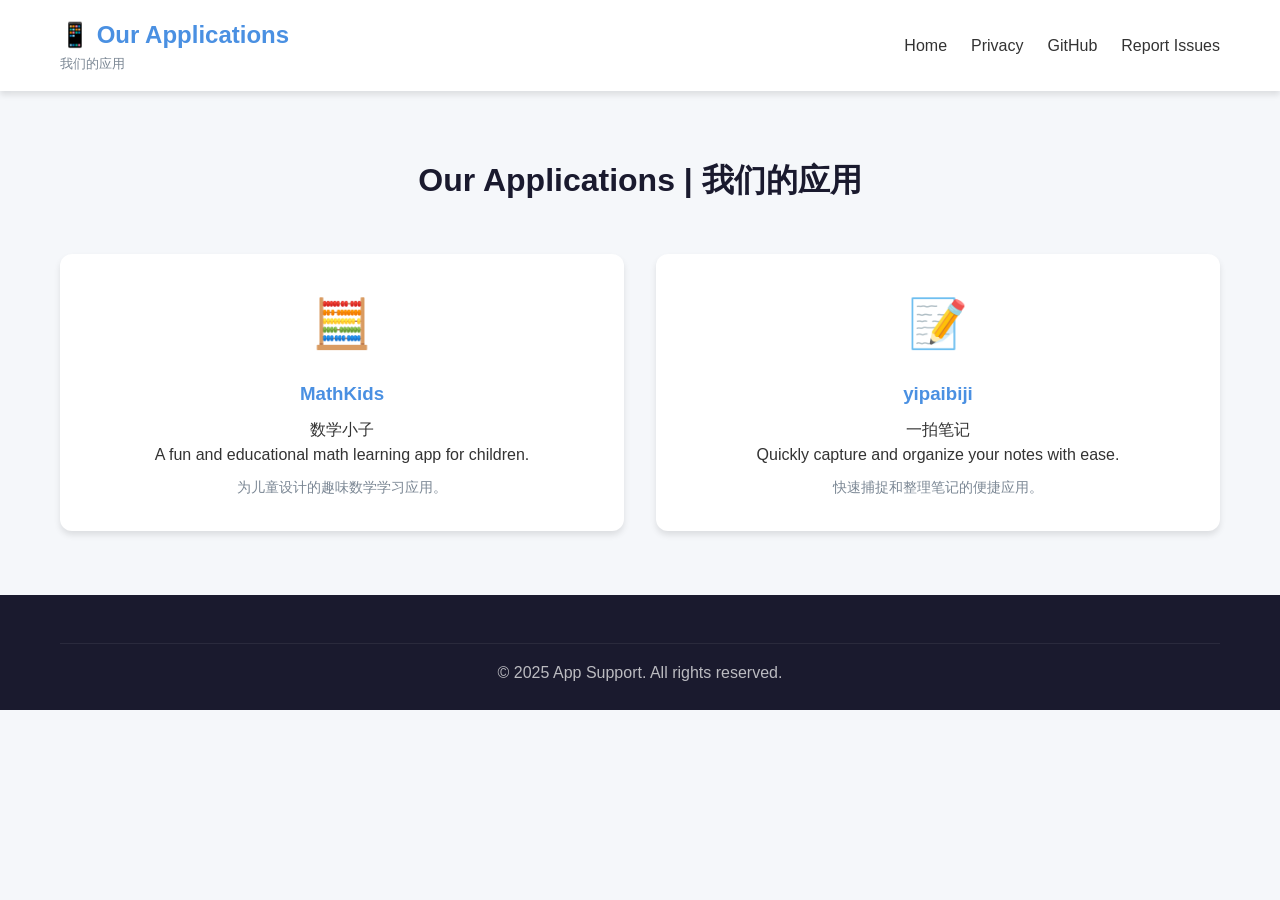
<file: index.html>
<!DOCTYPE html>
<html lang="en">
<head>
    <meta charset="UTF-8">
    <meta name="viewport" content="width=device-width, initial-scale=1.0">
    <meta name="description" content="App Support Page - Resources and support for our applications">
    <title>Our Applications | 我们的应用</title>
    <link rel="stylesheet" href="styles.css">
</head>
<body>
    <!-- Header -->
    <header class="header">
        <div class="container">
            <div class="header-content">
                <div class="logo">
                    <h1>📱 Our Applications</h1>
                    <p class="subtitle">我们的应用</p>
                </div>
                <nav class="nav">
                    <a href="index.html">Home</a>
                    <a href="privacy.html">Privacy</a>
                    <a href="https://github.com/huyuhui001/support" target="_blank">GitHub</a>
                    <a href="https://github.com/huyuhui001/support/issues" target="_blank">Report Issues</a>
                </nav>
            </div>
        </div>
    </header>

    <!-- Applications Section -->
    <section id="apps" class="features">
        <div class="container">
            <h2 class="section-title">Our Applications | 我们的应用</h2>
            <div class="features-grid">
                <div class="feature-card">
                    <div class="feature-icon">🧮</div>
                    <h3>MathKids</h3>
                    <p>数学小子</p>
                    <p>A fun and educational math learning app for children.</p>
                    <p class="chinese">为儿童设计的趣味数学学习应用。</p>
                </div>
                <div class="feature-card">
                    <div class="feature-icon">📝</div>
                    <h3>yipaibiji</h3>
                    <p>一拍笔记</p>
                    <p>Quickly capture and organize your notes with ease.</p>
                    <p class="chinese">快速捕捉和整理笔记的便捷应用。</p>
                </div>
            </div>
        </div>
    </section>

    <!-- Footer -->
    <footer class="footer">
        <div class="container">
            <div class="footer-bottom">
                <p>© 2025 App Support. All rights reserved.</p>
            </div>
        </div>
    </footer>
</body>
</html>
</file>
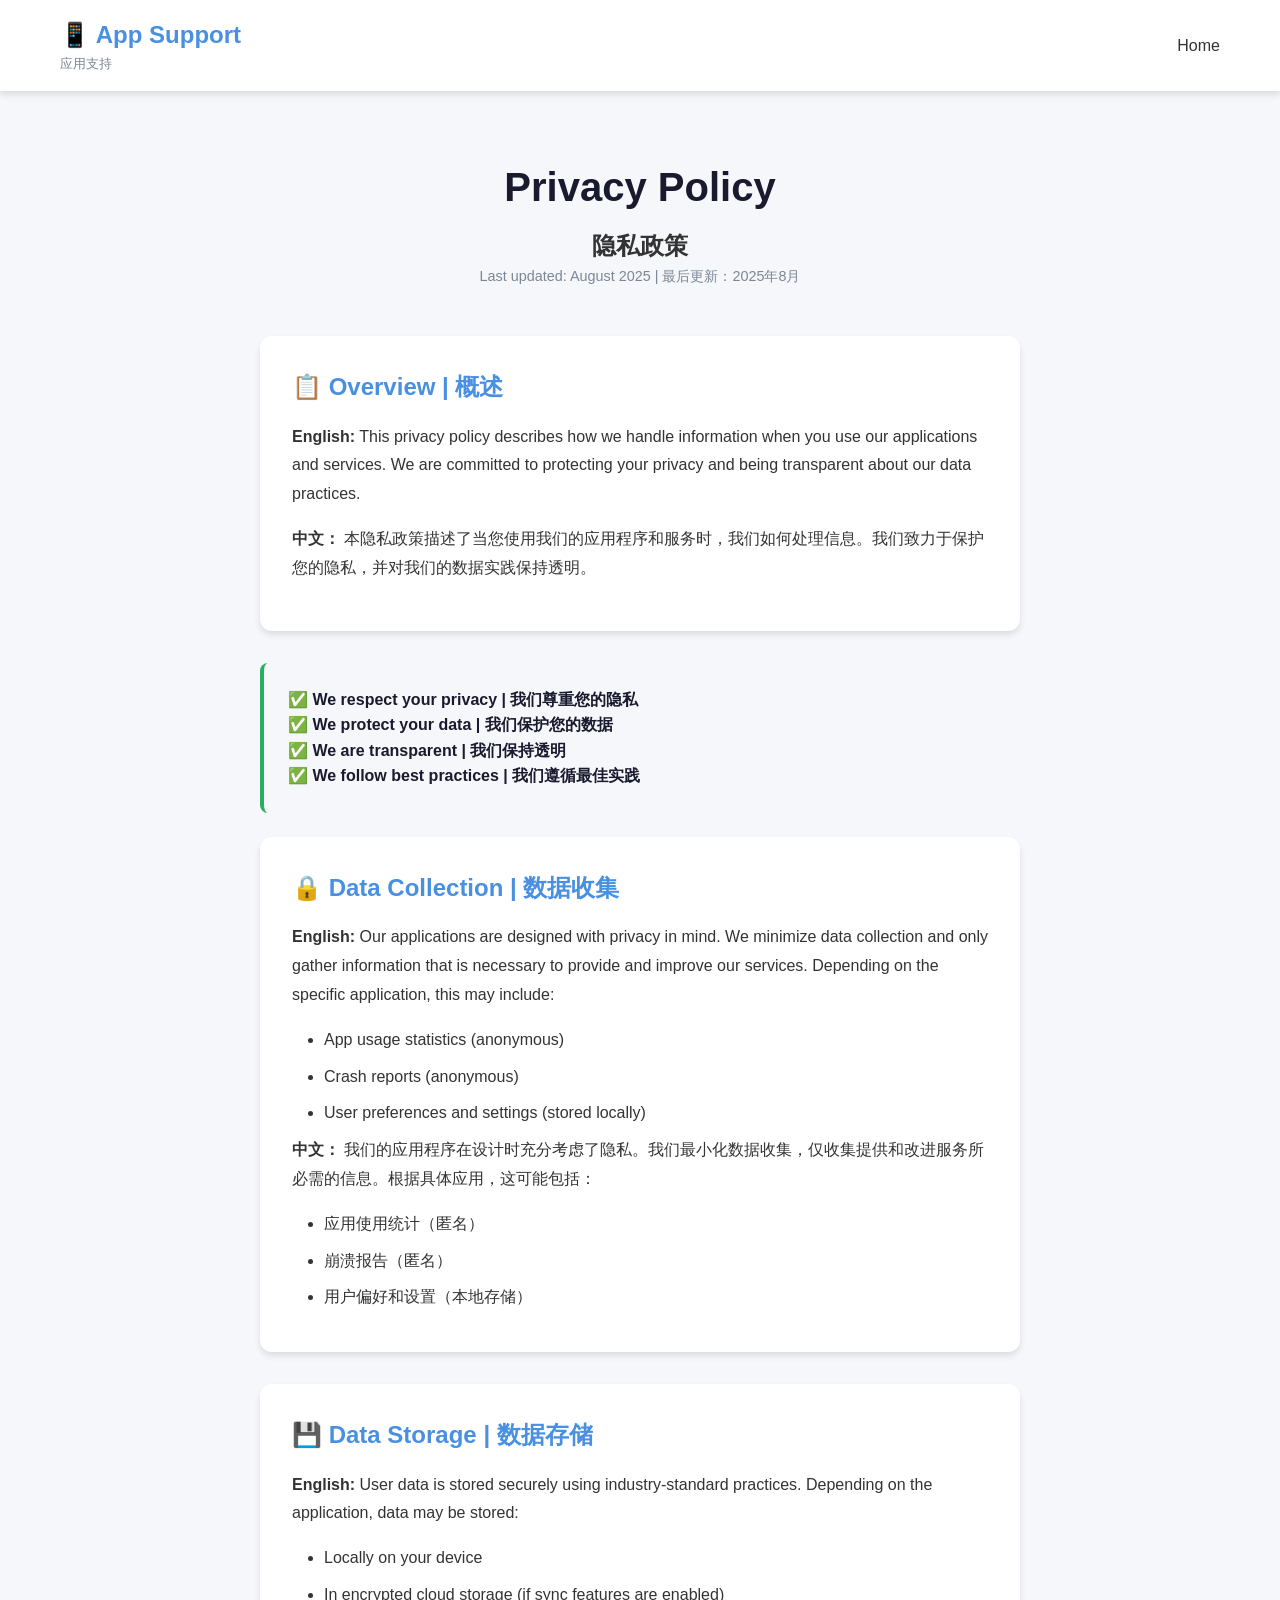
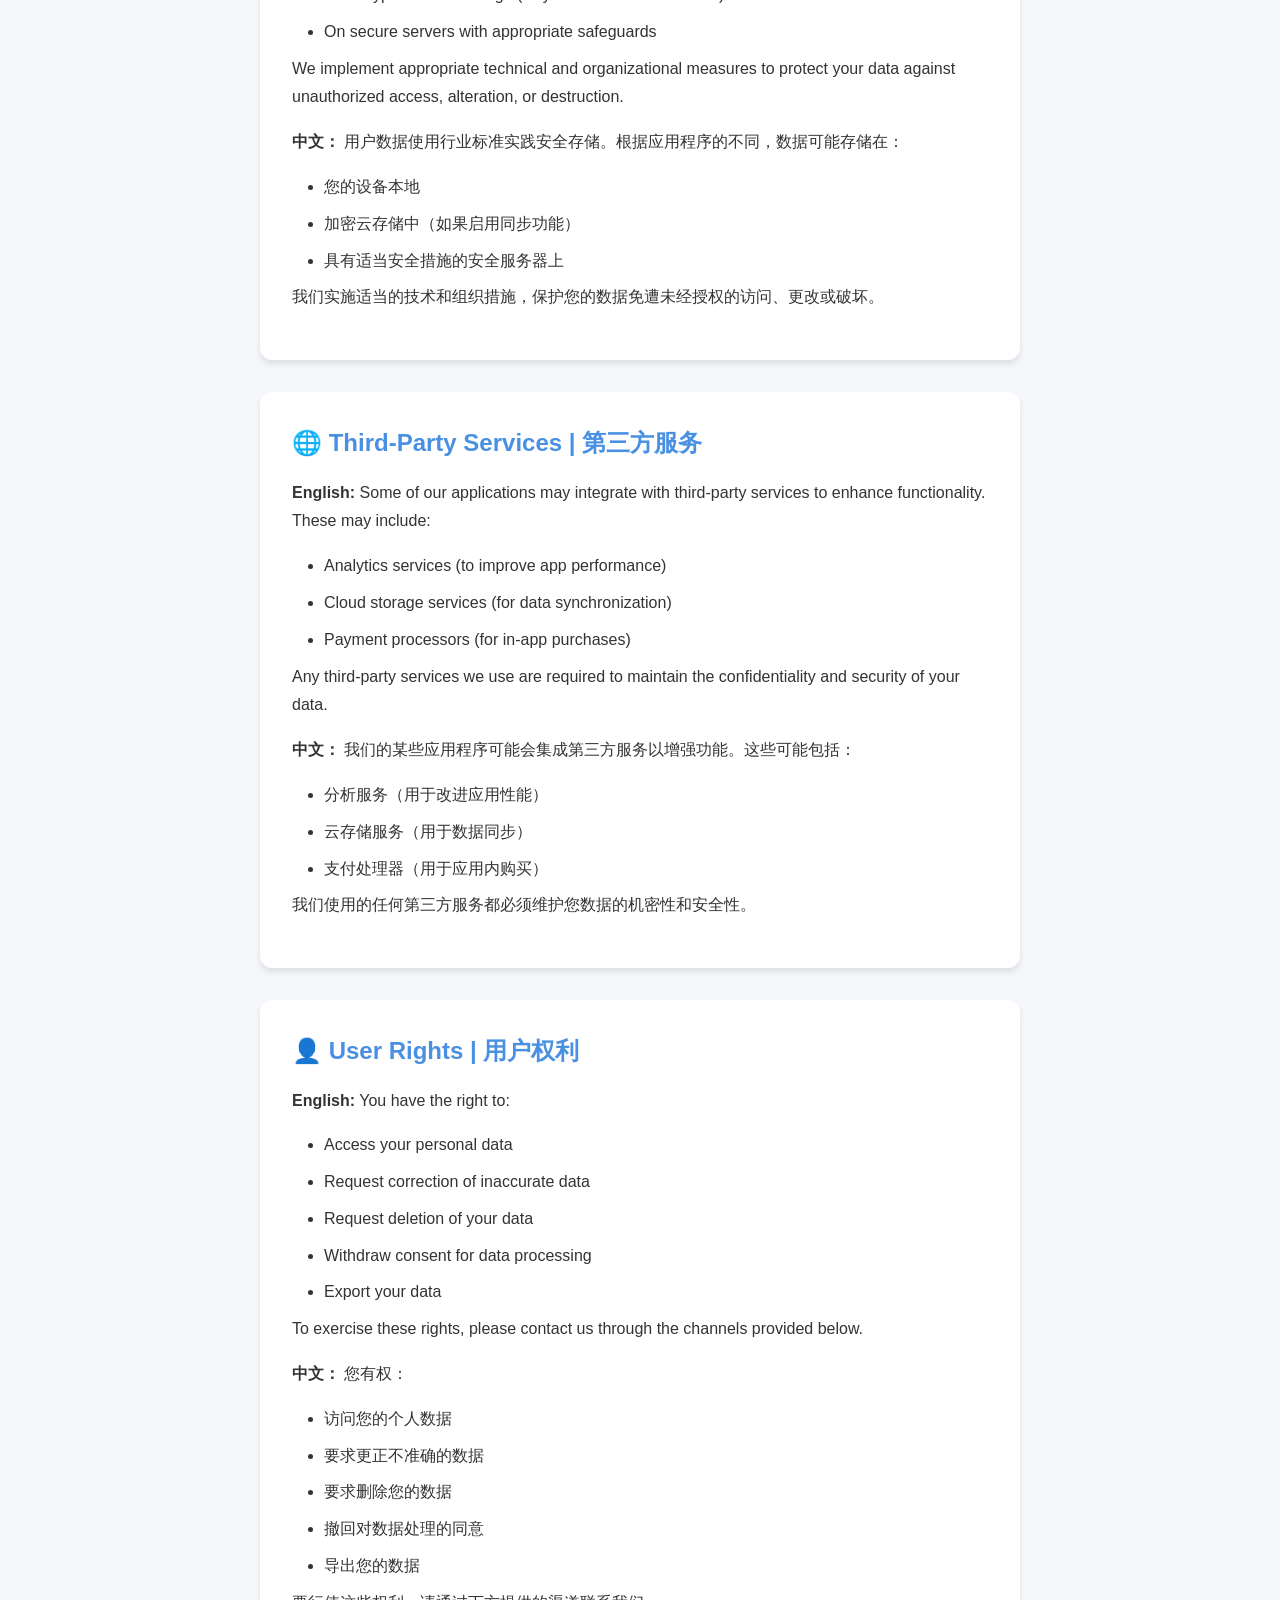
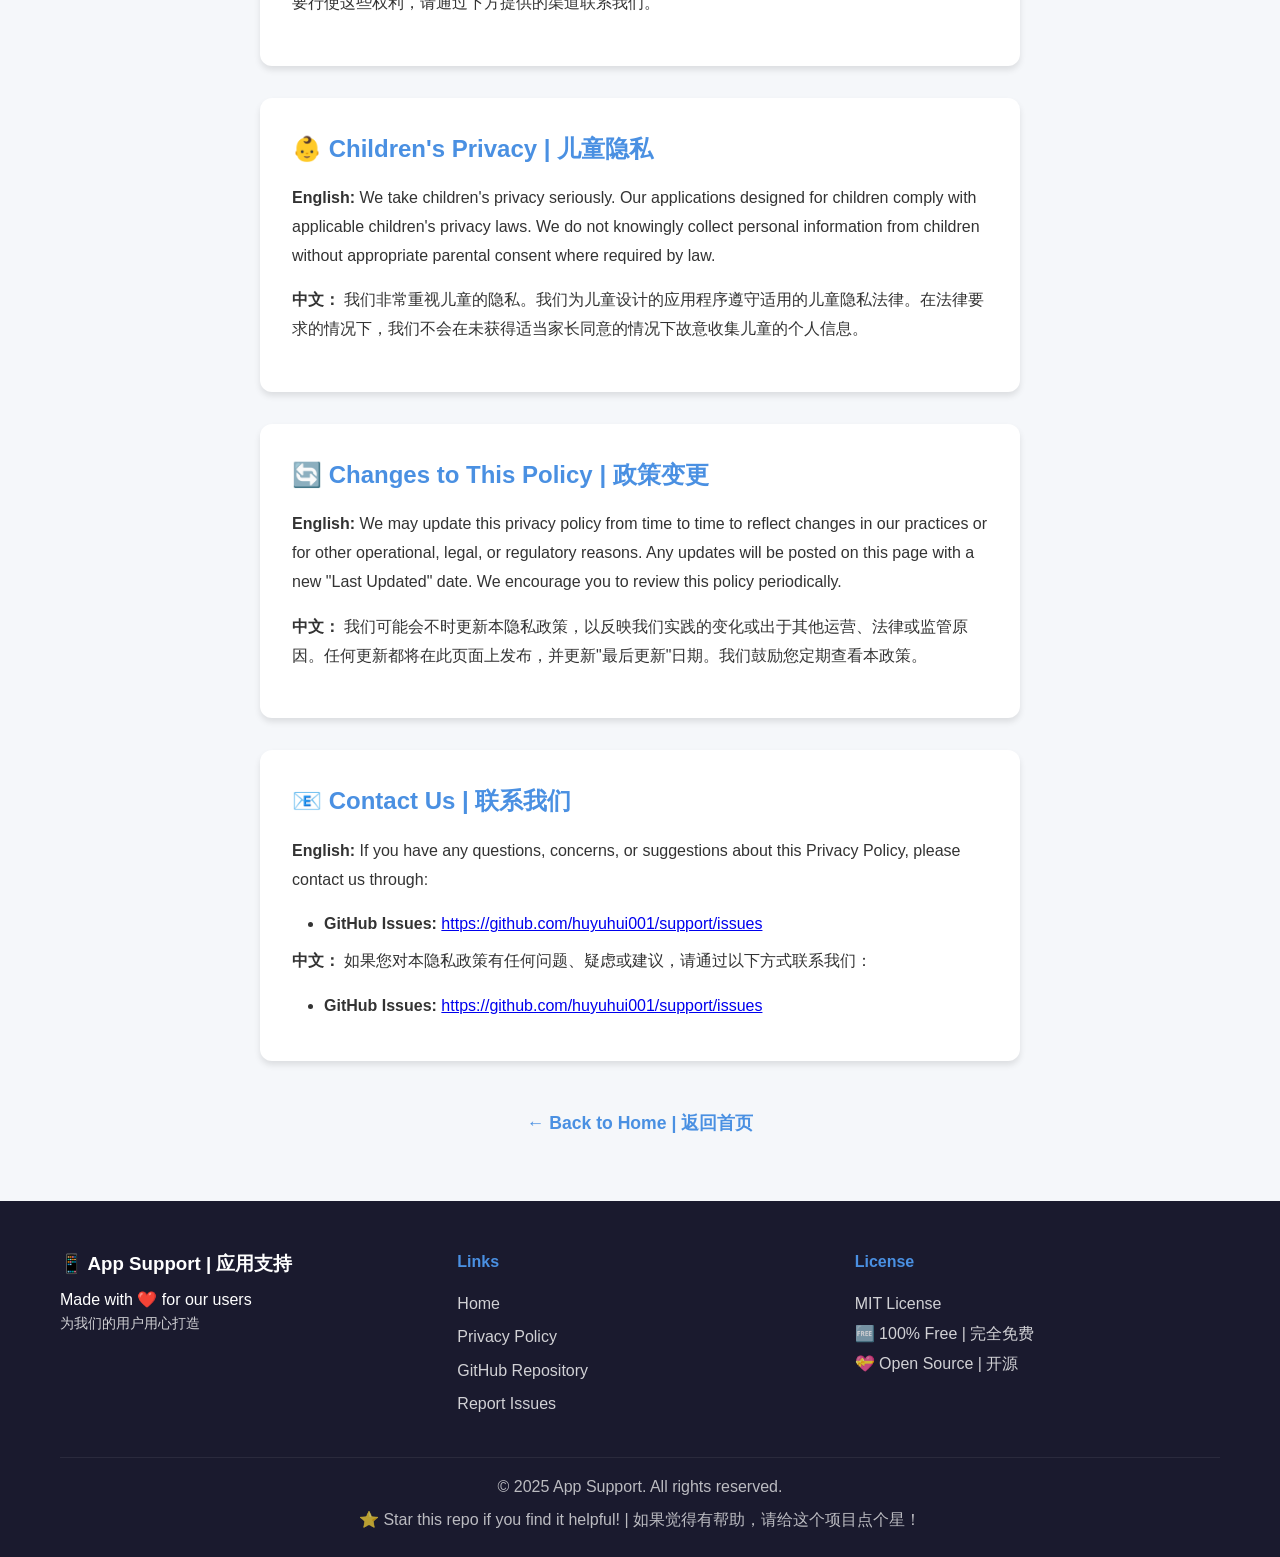
<file: privacy.html>
<!DOCTYPE html>
<html lang="en">
<head>
    <meta charset="UTF-8">
    <meta name="viewport" content="width=device-width, initial-scale=1.0">
    <meta name="description" content="Privacy Policy - We respect your privacy and protect your data">
    <title>Privacy Policy | 隐私政策</title>
    <link rel="stylesheet" href="styles.css">
    <style>
        .privacy-content {
            max-width: 800px;
            margin: 0 auto;
            padding: 4rem 20px;
        }
        
        .privacy-header {
            text-align: center;
            margin-bottom: 3rem;
        }
        
        .privacy-header h1 {
            font-size: 2.5rem;
            color: var(--dark-color);
            margin-bottom: 0.5rem;
        }
        
        .privacy-header .last-updated {
            color: var(--secondary-color);
            font-size: 0.9rem;
        }
        
        .privacy-section {
            background: white;
            padding: 2rem;
            margin-bottom: 2rem;
            border-radius: 12px;
            box-shadow: var(--shadow);
        }
        
        .privacy-section h2 {
            color: var(--primary-color);
            margin-bottom: 1rem;
            font-size: 1.5rem;
        }
        
        .privacy-section p {
            line-height: 1.8;
            color: var(--text-color);
            margin-bottom: 1rem;
        }
        
        .privacy-section ul {
            margin-left: 2rem;
            line-height: 1.8;
        }
        
        .privacy-section ul li {
            margin-bottom: 0.5rem;
        }
        
        .highlight-box {
            background: var(--light-color);
            padding: 1.5rem;
            border-radius: 8px;
            border-left: 4px solid var(--success-color);
            margin: 1.5rem 0;
        }
        
        .highlight-box p {
            margin: 0;
            font-weight: 600;
            color: var(--dark-color);
        }
        
        .back-link {
            text-align: center;
            margin-top: 3rem;
        }
        
        .back-link a {
            color: var(--primary-color);
            text-decoration: none;
            font-weight: 600;
            font-size: 1.1rem;
        }
        
        .back-link a:hover {
            text-decoration: underline;
        }
    </style>
</head>
<body>
    <!-- Header -->
    <header class="header">
        <div class="container">
            <div class="header-content">
                <div class="logo">
                    <h1>📱 App Support</h1>
                    <p class="subtitle">应用支持</p>
                </div>
                <nav class="nav">
                    <a href="index.html">Home</a>
                </nav>
            </div>
        </div>
    </header>

    <!-- Privacy Policy Content -->
    <div class="privacy-content">
        <div class="privacy-header">
            <h1>Privacy Policy</h1>
            <h2>隐私政策</h2>
            <p class="last-updated">Last updated: August 2025 | 最后更新：2025年8月</p>
        </div>

        <div class="privacy-section">
            <h2>📋 Overview | 概述</h2>
            <p><strong>English:</strong> This privacy policy describes how we handle information when you use our applications and services. We are committed to protecting your privacy and being transparent about our data practices.</p>
            <p><strong>中文：</strong> 本隐私政策描述了当您使用我们的应用程序和服务时，我们如何处理信息。我们致力于保护您的隐私，并对我们的数据实践保持透明。</p>
        </div>

        <div class="highlight-box">
            <p>✅ We respect your privacy | 我们尊重您的隐私</p>
            <p>✅ We protect your data | 我们保护您的数据</p>
            <p>✅ We are transparent | 我们保持透明</p>
            <p>✅ We follow best practices | 我们遵循最佳实践</p>
        </div>

        <div class="privacy-section">
            <h2>🔒 Data Collection | 数据收集</h2>
            <p><strong>English:</strong> Our applications are designed with privacy in mind. We minimize data collection and only gather information that is necessary to provide and improve our services. Depending on the specific application, this may include:</p>
            <ul>
                <li>App usage statistics (anonymous)</li>
                <li>Crash reports (anonymous)</li>
                <li>User preferences and settings (stored locally)</li>
            </ul>
            
            <p><strong>中文：</strong> 我们的应用程序在设计时充分考虑了隐私。我们最小化数据收集，仅收集提供和改进服务所必需的信息。根据具体应用，这可能包括：</p>
            <ul>
                <li>应用使用统计（匿名）</li>
                <li>崩溃报告（匿名）</li>
                <li>用户偏好和设置（本地存储）</li>
            </ul>
        </div>

        <div class="privacy-section">
            <h2>💾 Data Storage | 数据存储</h2>
            <p><strong>English:</strong> User data is stored securely using industry-standard practices. Depending on the application, data may be stored:</p>
            <ul>
                <li>Locally on your device</li>
                <li>In encrypted cloud storage (if sync features are enabled)</li>
                <li>On secure servers with appropriate safeguards</li>
            </ul>
            <p>We implement appropriate technical and organizational measures to protect your data against unauthorized access, alteration, or destruction.</p>
            
            <p><strong>中文：</strong> 用户数据使用行业标准实践安全存储。根据应用程序的不同，数据可能存储在：</p>
            <ul>
                <li>您的设备本地</li>
                <li>加密云存储中（如果启用同步功能）</li>
                <li>具有适当安全措施的安全服务器上</li>
            </ul>
            <p>我们实施适当的技术和组织措施，保护您的数据免遭未经授权的访问、更改或破坏。</p>
        </div>

        <div class="privacy-section">
            <h2>🌐 Third-Party Services | 第三方服务</h2>
            <p><strong>English:</strong> Some of our applications may integrate with third-party services to enhance functionality. These may include:</p>
            <ul>
                <li>Analytics services (to improve app performance)</li>
                <li>Cloud storage services (for data synchronization)</li>
                <li>Payment processors (for in-app purchases)</li>
            </ul>
            <p>Any third-party services we use are required to maintain the confidentiality and security of your data.</p>
            
            <p><strong>中文：</strong> 我们的某些应用程序可能会集成第三方服务以增强功能。这些可能包括：</p>
            <ul>
                <li>分析服务（用于改进应用性能）</li>
                <li>云存储服务（用于数据同步）</li>
                <li>支付处理器（用于应用内购买）</li>
            </ul>
            <p>我们使用的任何第三方服务都必须维护您数据的机密性和安全性。</p>
        </div>

        <div class="privacy-section">
            <h2>👤 User Rights | 用户权利</h2>
            <p><strong>English:</strong> You have the right to:</p>
            <ul>
                <li>Access your personal data</li>
                <li>Request correction of inaccurate data</li>
                <li>Request deletion of your data</li>
                <li>Withdraw consent for data processing</li>
                <li>Export your data</li>
            </ul>
            <p>To exercise these rights, please contact us through the channels provided below.</p>
            
            <p><strong>中文：</strong> 您有权：</p>
            <ul>
                <li>访问您的个人数据</li>
                <li>要求更正不准确的数据</li>
                <li>要求删除您的数据</li>
                <li>撤回对数据处理的同意</li>
                <li>导出您的数据</li>
            </ul>
            <p>要行使这些权利，请通过下方提供的渠道联系我们。</p>
        </div>

        <div class="privacy-section">
            <h2>👶 Children's Privacy | 儿童隐私</h2>
            <p><strong>English:</strong> We take children's privacy seriously. Our applications designed for children comply with applicable children's privacy laws. We do not knowingly collect personal information from children without appropriate parental consent where required by law.</p>
            
            <p><strong>中文：</strong> 我们非常重视儿童的隐私。我们为儿童设计的应用程序遵守适用的儿童隐私法律。在法律要求的情况下，我们不会在未获得适当家长同意的情况下故意收集儿童的个人信息。</p>
        </div>

        <div class="privacy-section">
            <h2>🔄 Changes to This Policy | 政策变更</h2>
            <p><strong>English:</strong> We may update this privacy policy from time to time to reflect changes in our practices or for other operational, legal, or regulatory reasons. Any updates will be posted on this page with a new "Last Updated" date. We encourage you to review this policy periodically.</p>
            
            <p><strong>中文：</strong> 我们可能会不时更新本隐私政策，以反映我们实践的变化或出于其他运营、法律或监管原因。任何更新都将在此页面上发布，并更新"最后更新"日期。我们鼓励您定期查看本政策。</p>
        </div>

        <div class="privacy-section">
            <h2>📧 Contact Us | 联系我们</h2>
            <p><strong>English:</strong> If you have any questions, concerns, or suggestions about this Privacy Policy, please contact us through:</p>
            <ul>
                <li><strong>GitHub Issues:</strong> <a href="https://github.com/huyuhui001/support/issues" target="_blank">https://github.com/huyuhui001/support/issues</a></li>
            </ul>
            
            <p><strong>中文：</strong> 如果您对本隐私政策有任何问题、疑虑或建议，请通过以下方式联系我们：</p>
            <ul>
                <li><strong>GitHub Issues:</strong> <a href="https://github.com/huyuhui001/support/issues" target="_blank">https://github.com/huyuhui001/support/issues</a></li>
            </ul>
        </div>

        <div class="back-link">
            <a href="index.html">← Back to Home | 返回首页</a>
        </div>
    </div>

    <!-- Footer -->
    <footer class="footer">
        <div class="container">
            <div class="footer-content">
                <div class="footer-info">
                    <h3>📱 App Support | 应用支持</h3>
                    <p>Made with ❤️ for our users</p>
                    <p class="chinese">为我们的用户用心打造</p>
                </div>
                <div class="footer-links">
                    <h4>Links</h4>
                    <ul>
                        <li><a href="index.html">Home</a></li>
                        <li><a href="privacy.html">Privacy Policy</a></li>
                        <li><a href="https://github.com/huyuhui001/support" target="_blank">GitHub Repository</a></li>
                        <li><a href="https://github.com/huyuhui001/support/issues" target="_blank">Report Issues</a></li>
                    </ul>
                </div>
                <div class="footer-license">
                    <h4>License</h4>
                    <p>MIT License</p>
                    <p>🆓 100% Free | 完全免费</p>
                    <p>💝 Open Source | 开源</p>
                </div>
            </div>
            <div class="footer-bottom">
                <p>© 2025 App Support. All rights reserved.</p>
                <p>⭐ Star this repo if you find it helpful! | 如果觉得有帮助，请给这个项目点个星！</p>
            </div>
        </div>
    </footer>
</body>
</html>
</file>
<file: styles.css>
/* CSS Variables */
:root {
    --primary-color: #4A90E2;
    --secondary-color: #7B8794;
    --dark-color: #1A1A2E;
    --text-color: #333333;
    --light-color: #F5F7FA;
    --success-color: #27AE60;
    --shadow: 0 4px 6px rgba(0, 0, 0, 0.1);
    --border-radius: 12px;
}

/* Reset and Base Styles */
* {
    margin: 0;
    padding: 0;
    box-sizing: border-box;
}

body {
    font-family: -apple-system, BlinkMacSystemFont, 'Segoe UI', Roboto, Oxygen, Ubuntu, Cantarell, sans-serif;
    line-height: 1.6;
    color: var(--text-color);
    background-color: var(--light-color);
}

.container {
    max-width: 1200px;
    margin: 0 auto;
    padding: 0 20px;
}

/* Header Styles */
.header {
    background: white;
    box-shadow: var(--shadow);
    position: sticky;
    top: 0;
    z-index: 100;
}

.header-content {
    display: flex;
    justify-content: space-between;
    align-items: center;
    padding: 1rem 0;
}

.logo h1 {
    font-size: 1.5rem;
    color: var(--primary-color);
}

.logo .subtitle {
    font-size: 0.8rem;
    color: var(--secondary-color);
}

.nav {
    display: flex;
    gap: 1.5rem;
}

.nav a {
    color: var(--text-color);
    text-decoration: none;
    font-weight: 500;
    transition: color 0.3s ease;
}

.nav a:hover {
    color: var(--primary-color);
}

/* Hero Section */
.hero {
    padding: 4rem 0;
    background: linear-gradient(135deg, var(--primary-color) 0%, #667eea 100%);
    color: white;
}

.hero .container {
    display: flex;
    align-items: center;
    justify-content: space-between;
    gap: 2rem;
}

.hero-content {
    flex: 1;
}

.hero-title {
    font-size: 3rem;
    margin-bottom: 0.5rem;
}

.hero-subtitle {
    font-size: 1.5rem;
    opacity: 0.9;
    margin-bottom: 1rem;
    font-weight: normal;
}

.hero-description {
    font-size: 1.1rem;
    margin-bottom: 2rem;
    opacity: 0.9;
    line-height: 1.8;
}

.hero-buttons {
    display: flex;
    gap: 1rem;
}

.btn {
    display: inline-block;
    padding: 0.8rem 1.5rem;
    border-radius: 8px;
    text-decoration: none;
    font-weight: 600;
    transition: transform 0.3s ease, box-shadow 0.3s ease;
}

.btn:hover {
    transform: translateY(-2px);
    box-shadow: 0 8px 15px rgba(0, 0, 0, 0.2);
}

.btn-primary {
    background: white;
    color: var(--primary-color);
}

.btn-secondary {
    background: rgba(255, 255, 255, 0.2);
    color: white;
    border: 2px solid white;
}

.hero-image {
    flex: 0 0 200px;
}

.app-icon {
    font-size: 8rem;
    text-align: center;
}

/* Features Section */
.features {
    padding: 4rem 0;
}

.section-title {
    text-align: center;
    font-size: 2rem;
    color: var(--dark-color);
    margin-bottom: 3rem;
}

.features-grid {
    display: grid;
    grid-template-columns: repeat(auto-fit, minmax(300px, 1fr));
    gap: 2rem;
}

.feature-card {
    background: white;
    padding: 2rem;
    border-radius: var(--border-radius);
    box-shadow: var(--shadow);
    text-align: center;
    transition: transform 0.3s ease;
}

.feature-card:hover {
    transform: translateY(-5px);
}

.feature-icon {
    font-size: 3rem;
    margin-bottom: 1rem;
}

.feature-card h3 {
    color: var(--primary-color);
    margin-bottom: 0.5rem;
}

.feature-card p {
    color: var(--text-color);
    line-height: 1.6;
}

.feature-card .chinese {
    color: var(--secondary-color);
    font-size: 0.9rem;
    margin-top: 0.5rem;
}

/* Documentation Section */
.documentation {
    padding: 4rem 0;
    background: white;
}

.docs-grid {
    display: grid;
    grid-template-columns: repeat(auto-fit, minmax(300px, 1fr));
    gap: 2rem;
}

.doc-card {
    background: var(--light-color);
    padding: 2rem;
    border-radius: var(--border-radius);
}

.doc-card h3 {
    color: var(--primary-color);
    margin-bottom: 0.5rem;
}

.doc-card ul {
    margin-top: 1rem;
    margin-left: 1.5rem;
}

.doc-card ul li {
    margin-bottom: 0.5rem;
    line-height: 1.6;
}

.doc-card a {
    color: var(--primary-color);
    text-decoration: none;
}

.doc-card a:hover {
    text-decoration: underline;
}

/* Footer Styles */
.footer {
    background: var(--dark-color);
    color: white;
    padding: 3rem 0 1rem;
}

.footer-content {
    display: grid;
    grid-template-columns: repeat(auto-fit, minmax(200px, 1fr));
    gap: 2rem;
    margin-bottom: 2rem;
}

.footer-info h3 {
    margin-bottom: 0.5rem;
}

.footer-info .chinese {
    font-size: 0.9rem;
    opacity: 0.8;
}

.footer-links h4,
.footer-license h4 {
    color: var(--primary-color);
    margin-bottom: 1rem;
}

.footer-links ul {
    list-style: none;
}

.footer-links ul li {
    margin-bottom: 0.5rem;
}

.footer-links a {
    color: white;
    text-decoration: none;
    opacity: 0.8;
    transition: opacity 0.3s ease;
}

.footer-links a:hover {
    opacity: 1;
}

.footer-license p {
    margin-bottom: 0.3rem;
    opacity: 0.8;
}

.footer-bottom {
    border-top: 1px solid rgba(255, 255, 255, 0.1);
    padding-top: 1rem;
    text-align: center;
    opacity: 0.7;
}

.footer-bottom p {
    margin-bottom: 0.5rem;
}

/* Responsive Design */
@media (max-width: 768px) {
    .header-content {
        flex-direction: column;
        gap: 1rem;
    }
    
    .nav {
        flex-wrap: wrap;
        justify-content: center;
    }
    
    .hero .container {
        flex-direction: column;
        text-align: center;
    }
    
    .hero-title {
        font-size: 2rem;
    }
    
    .hero-buttons {
        justify-content: center;
        flex-wrap: wrap;
    }
    
    .features-grid,
    .docs-grid {
        grid-template-columns: 1fr;
    }
    
    .footer-content {
        grid-template-columns: 1fr;
        text-align: center;
    }
}
</file>
